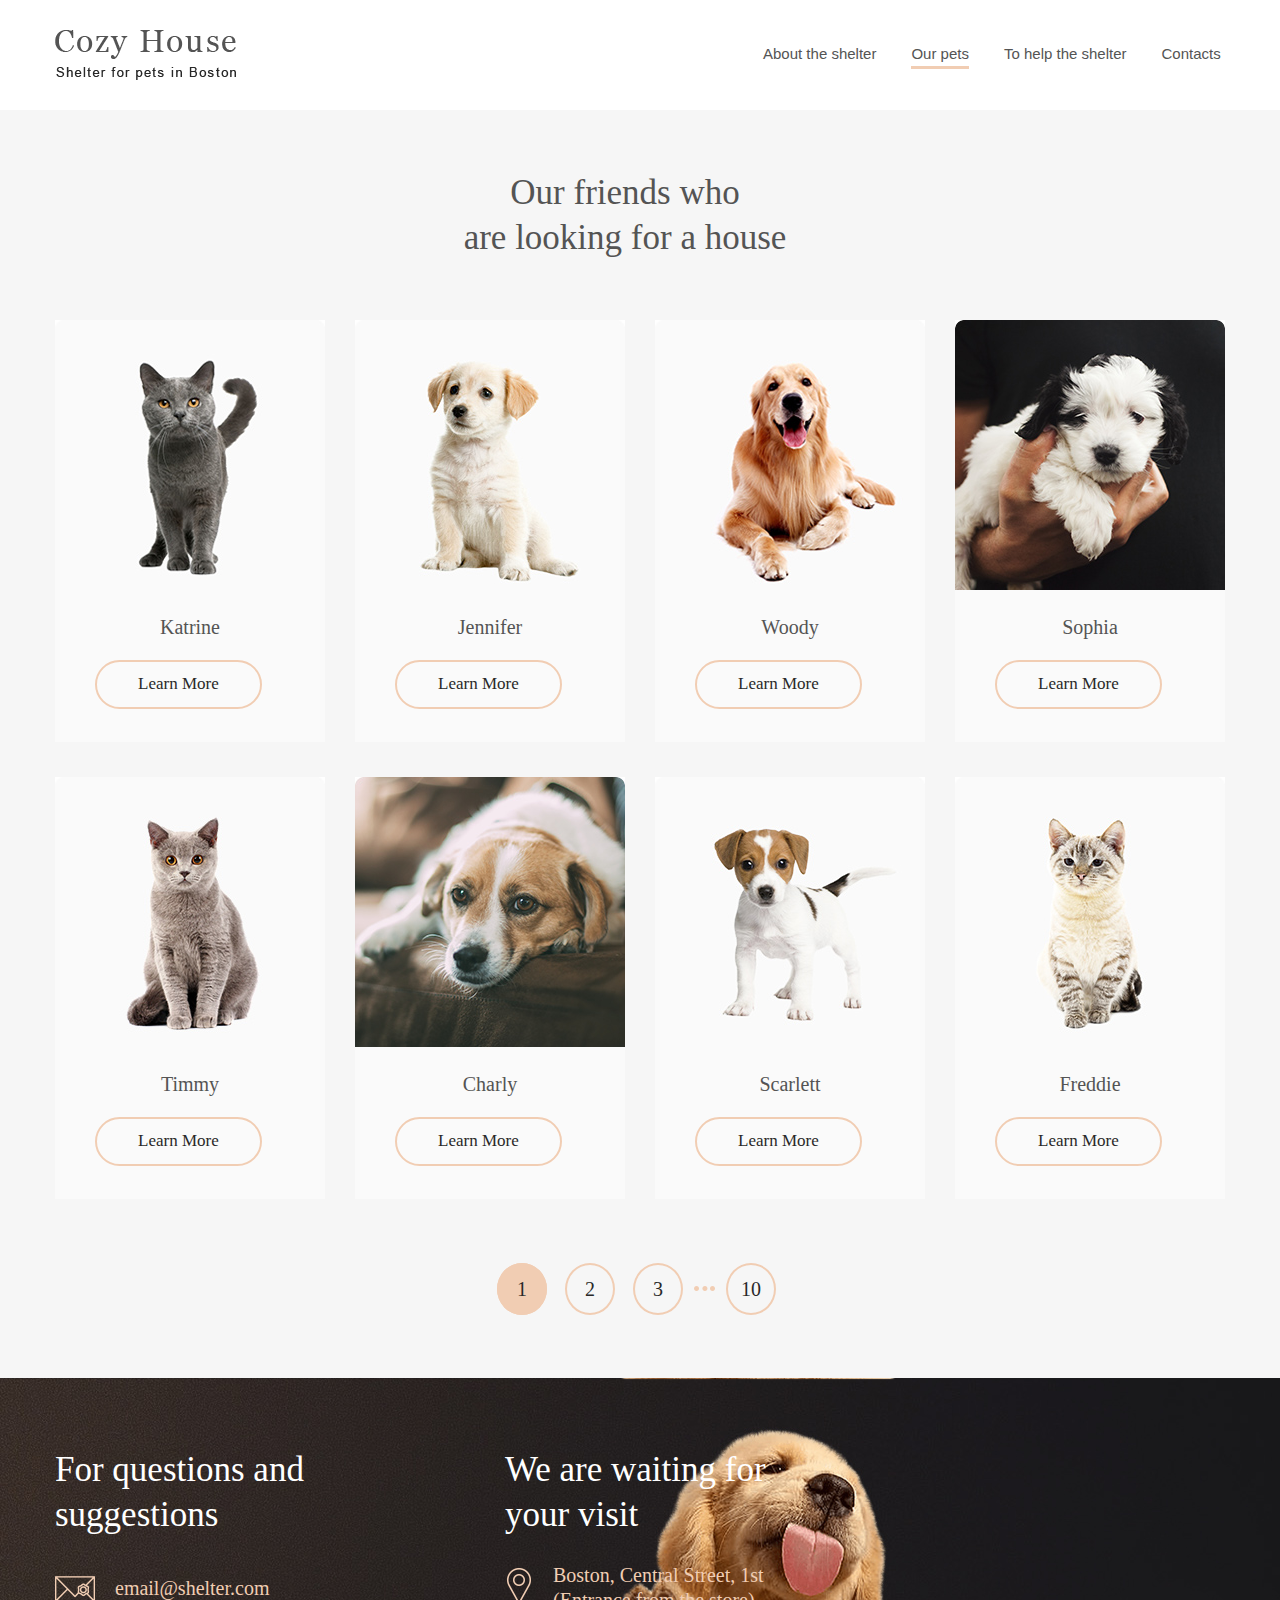
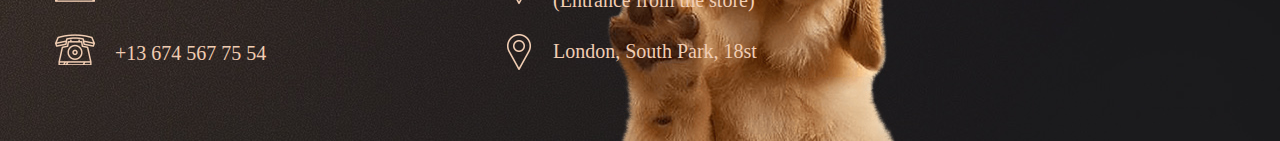
<file: pets.html>
<!DOCTYPE html>
<html lang="en">

<head>
  <meta charset="utf-8">
  <title>Cozy Animal shelter</title>
  <link rel="stylesheet" href="css/normalize-mini.css">
  <link rel="stylesheet" href="css/minifier.css">
</head>

<body>
  <header class="inner-header">
    <div class="container">
      <nav class="main-navigation">
        <div class="logo-wrapper">
          <a class="main-header-logo" href="index.html">
            <img src="img/inner-logo.png" width="181" height="50" alt="Couzy house - shelter for pets in Boston">
          </a>
        </div>
        <ul class="site-navigation inner-navigation">
          <li><a href="#">About the shelter</a></li>
          <li><a class="active">Our pets</a></li>
          <li><a href="#">To help the shelter</a></li>
          <li><a href="#">Contacts</a></li>
        </ul>
      </nav>
    </div>
  </header>
  <main class="inner-page">
    <section class="pets inner-pets">
      <div class="container">
        <h2>Our friends who<br> are looking for a house</h2>
        <ul class="pets-list">
          <li class="pet">
            <img src="img/caterine.jpg" width="270" height="270" alt="cat Katrine">
            <a class="pet-name" href="#">Katrine</a>
            <div class="pet-button-wrapper">
              <a class="button pet-button" href="#">Learn More</a>
            </div>
          </li>
          <li class="pet">
            <img src="img/jennifer.jpg" width="270" height="270" alt="dog Jennifer">
            <a class="pet-name" href="#">Jennifer</a>
            <div class="pet-button-wrapper">
              <a class="button pet-button jennifer-button" href="#">Learn More</a>
            </div>
          </li>
          <li class="pet">
            <img src="img/woody.jpg" width="270" height="270" alt="dog Woody">
            <a class="pet-name" href="#">Woody</a>
            <div class="pet-button-wrapper">
              <a class="button pet-button" href="#">Learn More</a>
            </div>
          </li>
          <li><a><span class="visually-hidden">Back</span></a></li>
          <li class="pet sophia">
            <img src="img/sophia.jpg" width="270" height="270" alt="dog Sophia">
            <a class="pet-name" href="#">Sophia</a>
            <div class="pet-button-wrapper">
              <a class="button pet-button" href="#">Learn More</a>
            </div>
          </li>
          <li><a><span class="visually-hidden">Back</span></a></li>
          <li class="pet">
            <img src="img/timmy.jpg" width="270" height="270" alt="cat Timmy">
            <a class="pet-name" href="#">Timmy</a>
            <div class="pet-button-wrapper">
              <a class="button pet-button" href="#">Learn More</a>
            </div>
          </li>
          <li><a><span class="visually-hidden">Back</span></a></li>
          <li class="pet">
            <img src="img/charly.jpg" width="270" height="270" alt="dog Charly">
            <a class="pet-name" href="#">Charly</a>
            <div class="pet-button-wrapper">
              <a class="button pet-button charly-button" href="#">Learn More</a>
            </div>
          </li>
          <li><a><span class="visually-hidden">Back</span></a></li>
          <li class="pet">
            <img src="img/scarlette.jpg" width="270" height="270" alt="dog Scarlett">
            <a class="pet-name" href="#">Scarlett</a>
            <div class="pet-button-wrapper">
              <a class="button pet-button" href="#">Learn More</a>
            </div>
          </li>
          <li><a><span class="visually-hidden">Back</span></a></li>
          <li class="pet freddie">
            <img src="img/freddie.jpg" width="270" height="270" alt="cat Freddie">
            <a class="pet-name" href="#">Freddie</a>
            <div class="pet-button-wrapper">
              <a class="button pet-button" href="#">Learn More</a>
            </div>
          </li>
        </ul>
        <div class="paginator">
          <ul class="pagination-list">
            <li><a class="active" href="#">1</a></li>
            <li><a href="#">2</a></li>
            <li><a href="#">3</a></li>
            <li class="more-pages"><a class="ellipsoids" href="#">4</a></li>
            <li class="last-page"><a class="last-link" href="#">10</a></li>
          </ul>
        </div>
      </div>
    </section>
  </main>
  <footer class="main-footer inner-footer">
    <div class="container">
      <div class="first-column">
        <h2>For questions and suggestions</h2>
        <ul class="guestions-and-suggestions">
          <li class="shelter-email">email@shelter.com</li>
          <li class="shelter-number">+13 674 567 75 54</li>
        </ul>
      </div>
      <div class="second-column">
        <h2>We are waiting for your visit</h2>
        <ul class="shelter-adresses">
          <li class="boston">Boston, Central Street, 1st
            <p>(Entrance from the store)</p>
          </li>
          <li class="london">London, South Park, 18st</li>
        </ul>
      </div>
    </div>
  </footer>
  <section class="modal modal-jennifer">
    <div class="jennifer-wrapper">
      <img src="img/jenn.jpg" width="470" height="470" alt="dog Jennifer">
      <div class="pet-description">
        <h2>Jennifer</h2>
        <h3>Pooch + Labrador</h3>
        <p>Lorem ipsum dolor sit amet, consectetur adipiscing elit. Fusce efficitur blandit condimentum. Proin accumsan lorem vel gra vida fringilla. Suspendisse potenti. Mauris ut pulvinar nunc. Donec consectetur, diam in porta tempus, urna ligula
          ves
          tibulum nibh.</p>
        <ul class="pet-characteristics">
          <li><span>Age:</span> 2 months</li>
          <li><span>Inoculations:</span> none</li>
          <li><span>Diseases:</span> none</li>
          <li><span>Parasites:</span> none</li>
        </ul>
      </div>
    </div>
    <button class="modal-close" type="button">Закрыть</button>
  </section>
  <section class="modal modal-charly">
    <div class="charly-wrapper">
      <img src="img/charles.jpg" width="470" height="470" alt="dog Charly">
      <div class="pet-description">
        <h2>Charly</h2>
        <h3>Pooch</h3>
        <p>Lorem ipsum dolor sit amet, consectetur adipiscing elit. Fusce efficitur blandit condimentum. Proin accumsan lorem vel gra vida fringilla. Suspendisse potenti. Mauris ut pulvinar nunc. Donec consectetur, diam in porta tempus, urna ligula
          ves
          tibulum nibh.</p>
        <ul class="pet-characteristics">
          <li><span>Age:</span> 4 months</li>
          <li><span>Inoculations:</span> none</li>
          <li><span>Diseases:</span> none</li>
          <li><span>Parasites:</span> none</li>
        </ul>
      </div>
    </div>
    <button class="modal-close" type="button">Закрыть</button>
  </section>
  <script src="js/mini-pet-card.js"></script>
</body>

</html>
</file>
<file: css/minifier.css>
body{margin:0;font-family:Arial,Helvetica,sans-serif;font-size:15px;line-height:24px;font-weight:400;color:#CDCDCD}img{max-width:100%;height:auto}a{cursor:pointer;color:#}.button{text-align:center;vertical-align:middle;cursor:pointer;font:inherit}.visually-hidden{position:absolute;width:1px;height:1px;margin:-1px;border:0;padding:0;clip:rect(0,0,0,0);overflow:hidden}.main-header{background-color:#2B2221;background-image:url(../img/banner-pet.jpg);background-repeat:no-repeat;background-position:top left}.container{width:1170px;margin:0 auto;padding:0}.main-navigation{display:-webkit-box;display:-webkit-flex;display:-ms-flexbox;display:flex;padding-top:60px}.site-navigation{display:-webkit-box;display:-webkit-flex;display:-ms-flexbox;display:flex;-webkit-box-align:center;-webkit-align-items:center;-ms-flex-align:center;align-items:center;font-size:15px;line-height:29px;font-weight:400;margin:0;padding:0;margin-left:492px}.site-navigation li{list-style:none;margin:0;padding:0;padding-bottom:10px}.site-navigation a{color:#CDCDCD;text-decoration:none;padding-bottom:4px;margin-left:35px}.site-navigation a:hover{color:#FFF;border-bottom:3px solid #F1CDB3}.banner-info{width:450px;padding-top:205px;padding-bottom:270px}.banner-info p:first-child{font-family:Georgia,"Times New Roman",serif;font-size:44px;line-height:57px;font-weight:400;color:#FFF}.banner-info p{font-size:15px;line-height:24px;font-weight:400;color:#CDCDCD;margin:0;padding:0;padding-top:30px}.banner-button{display:inline-block;text-align:center;text-decoration:none;font-family:Georgia,"Times New Roman",serif;font-size:17px;line-height:20px;font-weight:400;color:#292929;background-color:#F1CDB3;padding:16px 44px;margin-top:35px;border-radius:30px}.banner-button:hover{background-color:#FDDCC4}.couzy-info{background-color:#FAFAFA}.couzy-info .container{background-image:url(../img/pets.jpg);background-repeat:no-repeat;background-position:top 51% left 19.1%;padding-top:87px;padding-bottom:100px}.info-wrapper{width:420px;margin-left:585px}.couzy-info-heading{font-family:Georgia,"Times New Roman",serif;font-size:35px;line-height:45px;font-weight:400;color:#545454;padding:0;margin:0;padding-top:25px;padding-bottom:4px}.couzy-info p{font-size:15px;line-height:24px;font-weight:400;color:#4C4C4C;padding-top:10px}.pets{font-family:Georgia,"Times New Roman",serif;background-color:#F6F6F6}.forward{position:relative}.forward::before{content:"";position:absolute;top:180px;left:-40px;width:47px;height:47px;border:2px solid #F1CDB3;border-radius:50%;background-image:url(../img/long-left-arrow.svg);background-repeat:no-repeat;background-position:top 50% center}.forward:hover::before{background-color:#F1CDB3}.pets h2{font-size:35px;line-height:45px;font-weight:400;color:#545454;text-align:center;padding-top:70px;padding-bottom:47px;margin:0;padding-right:30px}.pets-list{display:-webkit-box;display:-webkit-flex;display:-ms-flexbox;display:flex;list-style:none}.pet{display:-webkit-box;display:-webkit-flex;display:-ms-flexbox;display:flex;-webkit-box-orient:vertical;-webkit-box-direction:normal;-webkit-flex-direction:column;-ms-flex-direction:column;flex-direction:column;background-color:#FAFAFA;padding-bottom:30px}.pet:hover{-webkit-box-shadow:0 2px 30.1px 4.9px rgba(13,13,13,.04);box-shadow:0 2px 30.1px 4.9px rgba(13,13,13,.04)}.pet:nth-child(2){margin-left:90px}.pet:nth-child(3){margin-left:50px}.pet:nth-child(4){margin-left:50px}.pet-name{padding-top:15px;padding-bottom:5px;font-size:20px;line-height:45px;font-weight:400;color:#545454;text-decoration:none;text-align:center}.pet-button{padding:12px 41px 14px 41px;margin-left:40px;font-size:17px;line-height:57px;font-weight:400;color:#292929;text-decoration:none;border:2px solid #F1CDB3;border-radius:30px}.pet-button:hover{background-color:#F1CDB3}.back{position:relative}.back::after{content:"";position:absolute;top:180px;left:80px;width:47px;height:47px;border:2px solid #F1CDB3;border-radius:50%;background-image:url(../img/long-left-arrow.svg);background-repeat:no-repeat;background-position:top 50% center;-webkit-transform:rotate(180deg);-ms-transform:rotate(180deg);-o-transform:rotate(180deg);transform:rotate(180deg)}.back:hover::after{background-color:#F1CDB3}.rest-button-wrapper{margin-top:65px;padding-bottom:65px}.rest-pets-button{padding:15px 50px;font-size:17px;line-height:57px;font-weight:400;color:#292929;background-color:#F1CDB3;text-decoration:none;border-radius:30px;margin-left:450px}.rest-pets-button:hover{background-color:#FDDCC4}.help-to-pets{font-family:Georgia,"Times New Roman",serif;background-color:#FAFAFA}.help-to-pets h2{margin:0;text-align:center;padding-top:65px;padding-bottom:60px;padding-right:35px;font-size:35px;line-height:45px;font-weight:400;color:#545454}.help-to-pets ul{margin:0}.help-list{display:-webkit-box;display:-webkit-flex;display:-ms-flexbox;display:flex;-webkit-flex-wrap:wrap;-ms-flex-wrap:wrap;flex-wrap:wrap;padding-bottom:13px}.help-list li{position:relative;padding-top:95px;padding-bottom:65px;list-style:none;font-size:20px;line-height:24px;font-weight:400;color:#545454}.food{margin-left:45px}.ambulance{margin-left:125px}.toys{margin-left:149px}.bowl{margin-left:140px}.shampoo{margin-left:120px}.vitamins{margin-left:145px}.medcine{margin-left:130px}.collar{margin-left:125px}.house{margin-left:130px}.help-list li::before{content:"";position:absolute;width:70px;height:65px}.help-list li:nth-child(1)::before{content:"";position:absolute;width:70px;height:65px;top:13px;left:17px;background-image:url(../img/cat-food.png);background-repeat:no-repeat}.help-list li:nth-child(2)::before{content:"";position:absolute;width:70px;height:65px;top:10px;left:40px;background-image:url(../img/ambulance.png);background-repeat:no-repeat}.help-list li:nth-child(3)::before{content:"";position:absolute;width:70px;height:65px;top:10px;left:-10px;background-image:url(../img/ambulance.png);background-repeat:no-repeat;background-image:url(../img/ball.png);background-repeat:no-repeat}.help-list li:nth-child(4)::before{content:"";position:absolute;width:70px;height:65px;top:13px;left:50px;background-image:url(../img/ambulance.png);background-repeat:no-repeat;background-image:url(../img/bowl.png);background-repeat:no-repeat}.help-list li:nth-child(5)::before{content:"";position:absolute;width:70px;height:65px;top:11px;left:35px;background-image:url(../img/ambulance.png);background-repeat:no-repeat;background-image:url(../img/shampoo.png);background-repeat:no-repeat}.help-list li:nth-child(6)::before{content:"";position:absolute;width:70px;height:65px;top:13px;left:15px;background-image:url(../img/ambulance.png);background-repeat:no-repeat;background-image:url(../img/pills.png);background-repeat:no-repeat}.help-list li:nth-child(7)::before{content:"";position:absolute;width:70px;height:65px;top:12px;left:20px;background-image:url(../img/ambulance.png);background-repeat:no-repeat;background-image:url(../img/syringe.png);background-repeat:no-repeat}.help-list li:nth-child(8)::before{content:"";position:absolute;width:70px;height:65px;top:13px;left:50px;background-image:url(../img/ambulance.png);background-repeat:no-repeat;background-image:url(../img/leash.png);background-repeat:no-repeat}.help-list li:nth-child(9)::before{content:"";position:absolute;width:70px;height:65px;top:13px;left:38px;background-image:url(../img/ambulance.png);background-repeat:no-repeat;background-image:url(../img/cat.png);background-repeat:no-repeat}.donation{background-color:#F6F6F6;font-family:Georgia,"Times New Roman",serif}.donation .container{background-image:url(../img/donation-dog.png);background-repeat:no-repeat;background-position:left 2.5% top 50%}.donation-wrapper{margin-left:583px;margin-right:200px}.donation h2{padding:0;margin:0;padding-top:64px;font-size:35px;line-height:45px;font-weight:400;color:#545454}.bank-account{padding:0;margin:0;margin-top:22px;margin-bottom:13px;font-size:15px;line-height:18px;font-weight:400;color:#545454}.bank-numbers{padding:0;margin:0;position:relative;width:235px;padding-left:60px;font-family:"Times New Roman",Georgia,serif;font-size:20px;line-height:45px;font-weight:400;color:#292929;background-color:#F1CDB3;border-radius:10px}.bank-numbers::before{content:"";position:absolute;width:35px;height:25px;top:10px;left:15px;background-image:url("../img/credit-card (1).png");background-repeat:no-repeat}.additional-info{margin:0;padding-top:30px;padding-bottom:80px;font-family:Arial,Helvetica,sans-serif;font-size:12px;line-height:18px;font-weight:400;font-style:italic;color:#B2B2B2}.main-footer{font-family:"Times New Roman",Georgia,serif;font-size:20px;line-height:45px;font-weight:400;color:#F1CDB3;background-color:#4F4139;background-image:url(../img/footer-dog.jpg);background-position:right bottom}.main-footer .container{display:-webkit-box;display:-webkit-flex;display:-ms-flexbox;display:flex;padding-top:40px;padding-bottom:45px}.first-column{width:270px;margin-right:180px}.second-column{width:265px}.main-footer h2{font-family:Georgia,"Times New Roman",serif;font-size:35px;line-height:45px;font-weight:400;color:#FFF}.main-footer li{list-style:none}.shelter-email{position:relative;padding-left:20px}.shelter-email::before{content:"";position:absolute;width:45px;height:30px;top:10px;left:-40px;background-image:url(../img/envelope.png);background-repeat:no-repeat}.shelter-number{position:relative;padding-left:20px;padding-top:20px}.shelter-number::before{content:"";position:absolute;width:45px;height:31px;top:23px;left:-40px;background-image:url(../img/telephone.png);background-repeat:no-repeat}.boston{position:relative;margin-top:-13px;margin-bottom:0;padding-bottom:0;margin-left:8px}.boston p{padding:0;margin:0;margin-top:-20px}.boston::before{content:"";position:absolute;width:28px;height:38px;top:15px;left:-47px;background-image:url(../img/pin.png);background-repeat:no-repeat}.london{position:relative;margin-left:8px;margin-top:6px}.london::before{content:"";position:absolute;width:28px;height:38px;top:5px;left:-47px;background-image:url(../img/pin.png);background-repeat:no-repeat}.inner-page .container{padding-bottom:60px}.inner-header{padding-bottom:23px}.inner-header .main-navigation{padding:0;padding-top:30px}.inner-navigation a{color:#545454}.inner-navigation .active{border-bottom:3px solid #F1CDB3}.inner-navigation a:hover{color:#292929}.inner-pets h2{padding:0;padding-top:60px;padding-bottom:60px;padding-right:30px}.inner-page .pets-list{display:-webkit-box;display:-webkit-flex;display:-ms-flexbox;display:flex;-webkit-flex-wrap:wrap;-ms-flex-wrap:wrap;flex-wrap:wrap;margin:0;padding:0}.inner-page .pet{margin:0;margin-bottom:35px}.inner-page .pet:not(.sophia):not(.freddie){margin-right:30px}.pagination-list{display:-webkit-box;display:-webkit-flex;display:-ms-flexbox;display:flex;margin:0;margin-left:402px;margin-top:27px}.pagination-list li{list-style:none;margin-right:18px}.pagination-list a{padding:13px 18px;border:2px solid #F1CDB3;text-decoration:none;font-family:"Times New Roman",Georgia,serif;font-size:20px;line-height:57px;font-weight:400;color:#292929;background-color:#F6F6F6;border-radius:50%}.pagination-list a:hover{background-color:#F1CDB3}.pagination-list .active{background-color:#F1CDB3}.more-pages{margin:0;padding:0}.more-pages .ellipsoids{position:relative;border:2px solid #FFF;font-size:0;border:0;background:none;margin:0;padding:0;margin-right:7px}.ellipsoids::after{content:"";position:absolute;top:-3px;left:-7px;width:21px;height:5px;background-image:url(../img/ellipsoids.png)}.last-page a{padding:0;padding:13px}.modal{position:fixed;z-index:10;display:none}.modal-jennifer,.modal-charly{top:100px;left:50%;margin-top:20px;width:970px;margin-left:-400px}.jennifer-wrapper,.charly-wrapper{display:-webkit-box;display:-webkit-flex;display:-ms-flexbox;display:flex;background-color:#FAFAFA;border-radius:7px;-webkit-box-shadow:0 2px 30.1px 4.9px rgba(13,13,13,.04);box-shadow:0 2px 30.1px 4.9px rgba(13,13,13,.04)}.pet-description{padding-left:55px;width:420px}.pet-description h2,.pet-description h3{font-family:Georgia,"Times New Roman",serif;color:#545454}.pet-description h2{margin:0;padding:0;padding-top:60px;font-size:35px;line-height:45px;font-weight:400}.pet-description h3{margin:0;padding:0;font-size:20px;line-height:34px;font-weight:400}.pet-description p{font-family:Arial,Helvetica,sans-serif;font-size:15px;line-height:24px;font-weight:400;color:#4C4C4C}.pet-characteristics{color:#545454;padding:0;padding-left:13px}.pet-characteristics li{position:relative;font-family:Arial,Helvetica,sans-serif;font-size:15px;line-height:34px;font-weight:400;list-style:none}.pet-characteristics li::before{content:"";position:absolute;width:5px;height:5px;top:15px;left:-13px;background-color:#F1CDB3;border-radius:50%}.pet-characteristics span{font-family:Georgia,"Times New Roman",serif;font-size:17px;line-height:34px;font-weight:500}.modal-close{position:absolute;top:-52px;right:-55px;width:48px;height:48px;font-size:0;border:0;background:none;cursor:pointer;border:2px solid #F1CDB3;border-radius:50%}.modal-close:hover{background-color:#F1CDB3}.modal-close::before,.modal-close::after{position:absolute;content:"";top:20px;left:13px;width:18px;height:2px;background-color:#292929}.modal-close::before{-webkit-transform:rotate(45deg);-ms-transform:rotate(45deg);-o-transform:rotate(45deg);transform:rotate(45deg)}.modal-close::after{-webkit-transform:rotate(-45deg);-ms-transform:rotate(-45deg);-o-transform:rotate(-45deg);transform:rotate(-45deg)}.modal-show{display:block;-webkit-animation:bounce 0.6s;-o-animation:bounce 0.6s;animation:bounce 0.6s}
</file>
